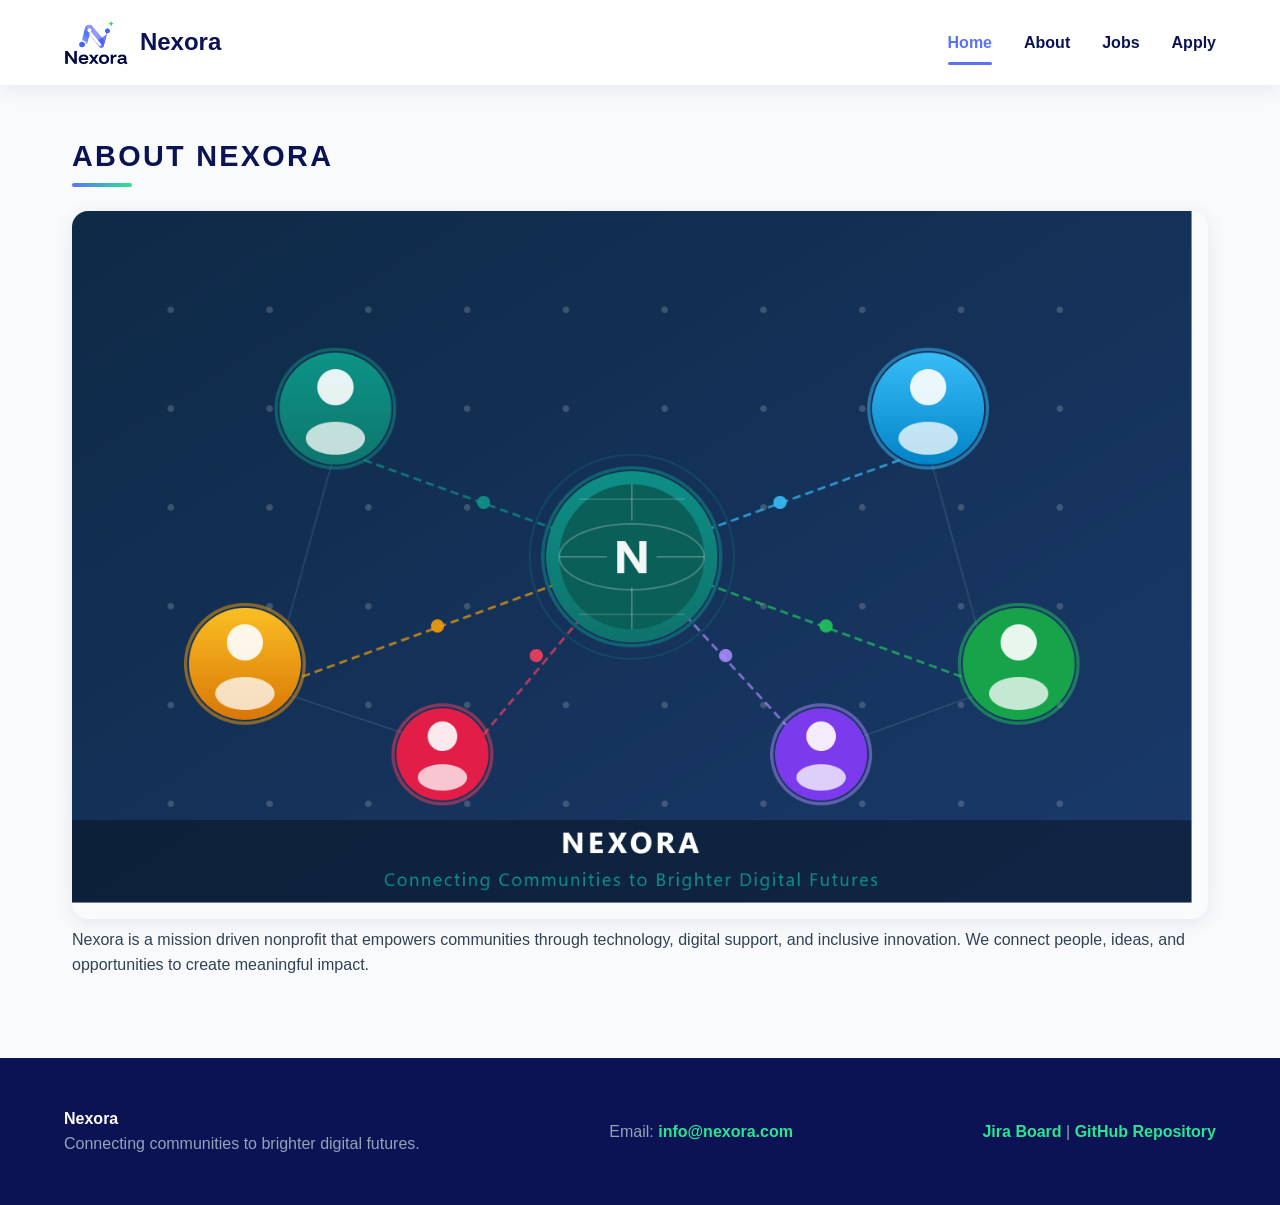
<file: index.html>
<!DOCTYPE html>
<html lang="en">
<head>
  <meta charset="utf-8">
  <meta name="viewport" content="width=device-width, initial-scale=1">
  <title>Nexora Home</title>
  <link rel="stylesheet" href="styles/styles.css">
  <style>
    /* Embedded CSS example: accent header styling for the home page */
    .hero-heading {
      letter-spacing: 0.08em;
      text-transform: uppercase;
      color: #0b1354;
    }
  </style>
  <!-- GitHub Pages: https://dhuwaalghanim.github.io/G02 -->
</head>
<body class="home">
  <header class="site-header">
    <a href="index.html" class="brand-link">
      <img src="styles/images/nexora-full-logo.png" alt="Nexora Logo" class="brand-logo">
      <span>Nexora</span>
    </a>
    <nav class="main-nav" aria-label="Main Navigation">
      <a href="index.html" class="active">Home</a>
      <a href="about.html">About</a>
      <a href="jobs.html">Jobs</a>
      <a href="apply.html">Apply</a>
    </nav>
  </header>

  <main id="main">
    <h2 class="hero-heading">About Nexora</h2>
    <img src="styles/images/nexora_company_image.png" alt="Company Image" class="hero-image" style="max-width:100%;border-radius:16px;">
    <p>Nexora is a mission driven nonprofit that empowers communities through technology, digital support, and inclusive innovation. We connect people, ideas, and opportunities to create meaningful impact.</p>
  </main>

  <footer class="site-footer">
    <div>
      <strong>Nexora</strong>
      <p>Connecting communities to brighter digital futures.</p>
    </div>
    <p>Email: <a href="mailto:info@nexora.com">info@nexora.com</a></p>
    <p>
      <a href="https://jira.com" target="_blank">Jira Board</a> |
      <a href="https://github.com/dhuwaalghanim/G02.git" target="_blank">GitHub Repository</a>
    </p>
  </footer>

</body>
</html>
</file>
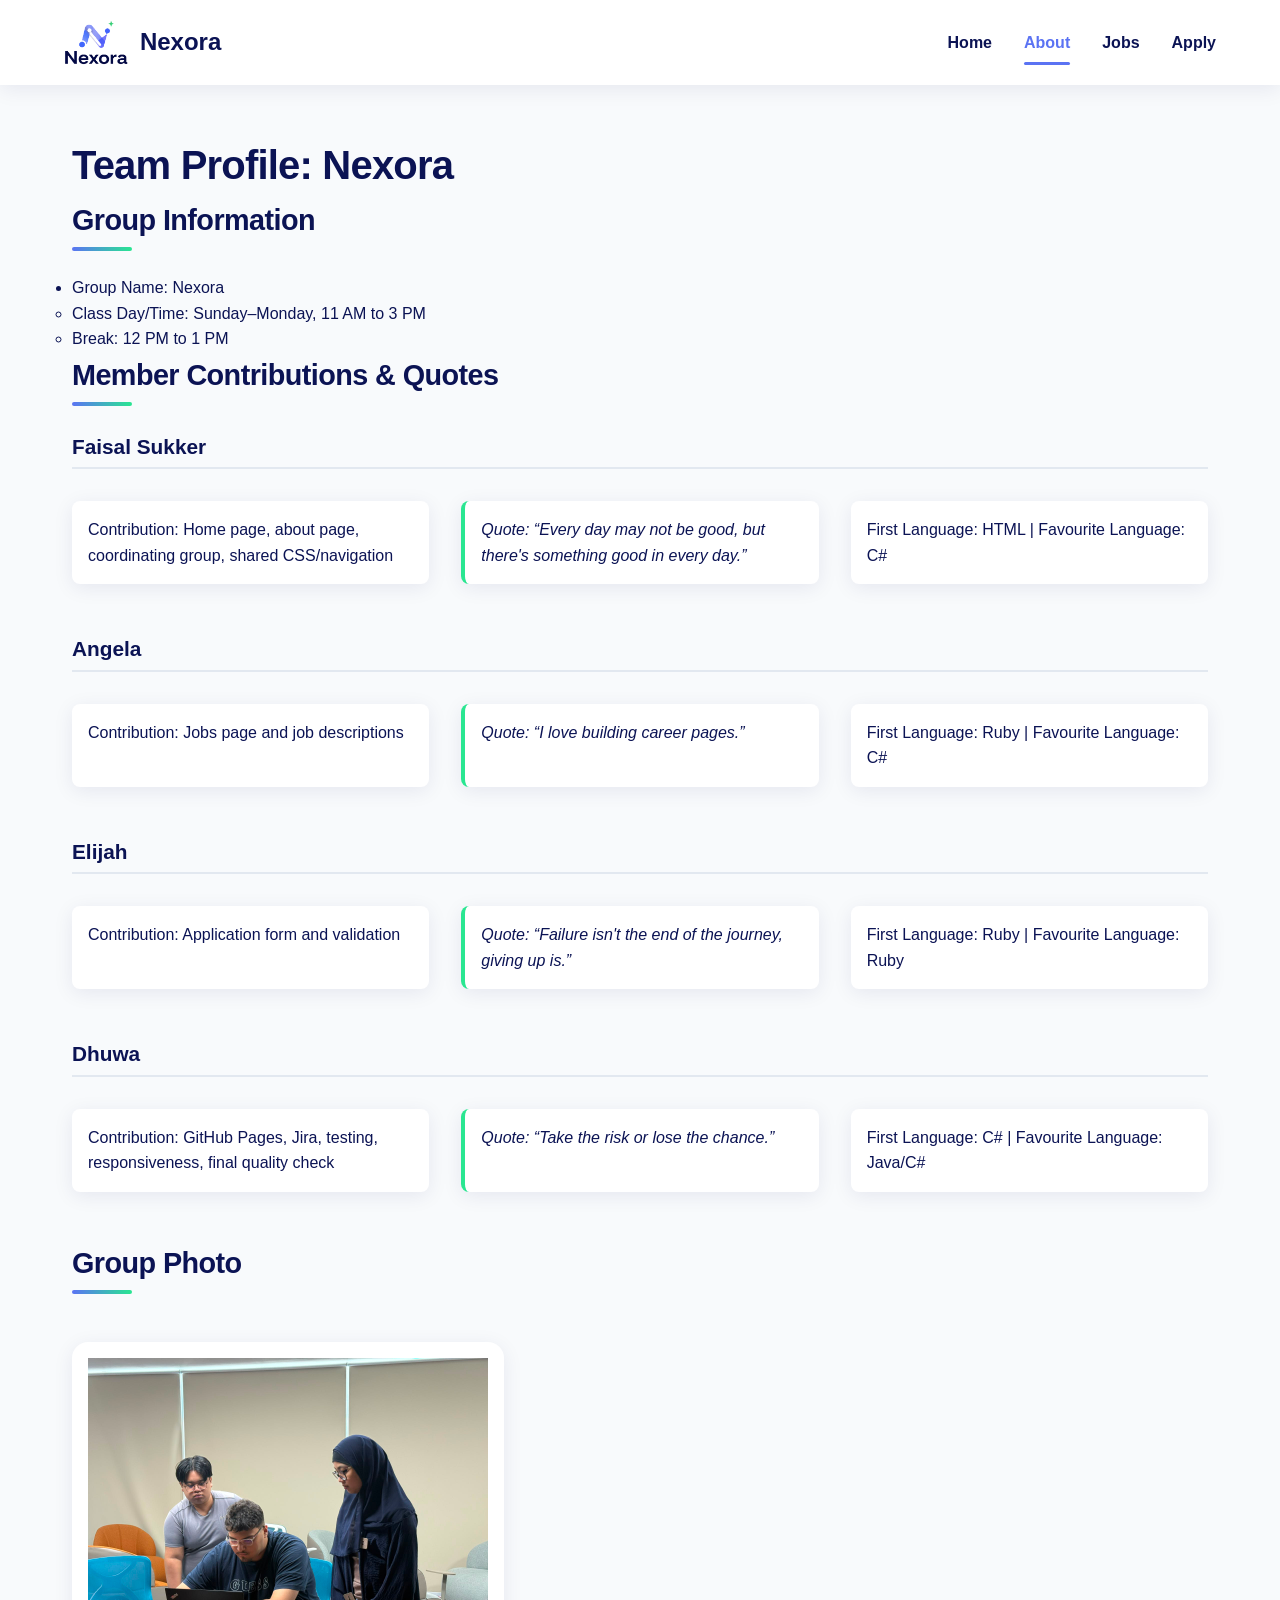
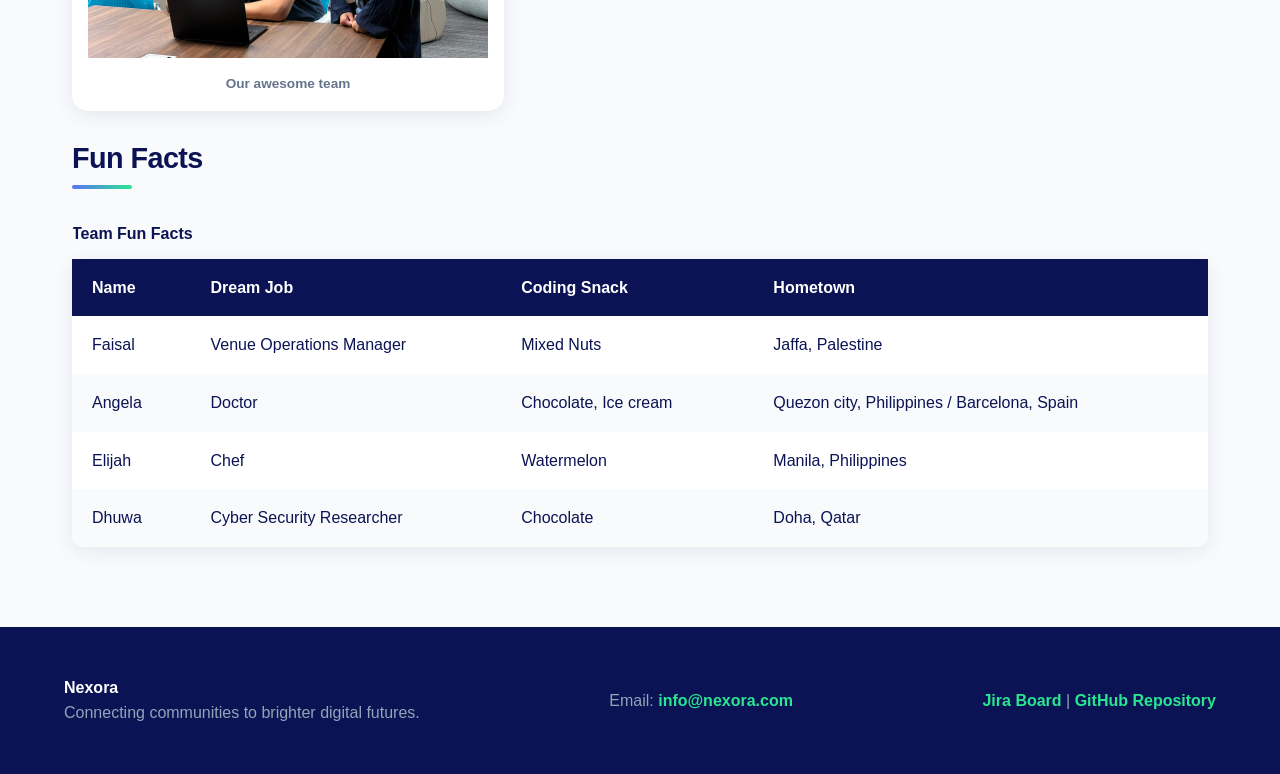
<file: about.html>
<!DOCTYPE html>
<html lang="en">
<head>
  <meta charset="UTF-8">
  <meta name="viewport" content="width=device-width, initial-scale=1">
  <title>About - Nexora</title>
  <link rel="stylesheet" href="styles/styles.css">
  <!-- GitHub Pages: https://dhuwaalghanim.github.io/G02 -->
</head>
<body class="about-page">

  <header class="site-header">
    <a href="index.html" class="brand-link">
      <img src="styles/images/nexora-full-logo.png" alt="Nexora Logo" class="brand-logo">
      <span>Nexora</span>
    </a>
    <nav class="main-nav" aria-label="Main Navigation">
      <a href="index.html">Home</a>
      <a href="about.html" class="active">About</a>
      <a href="jobs.html">Jobs</a>
      <a href="apply.html">Apply</a>
    </nav>
  </header>

  <main>
    <h1>Team Profile: Nexora</h1>

    <h2>Group Information</h2>
    <ul>
      <li>Group Name: Nexora
        <ul>
          <li>Class Day/Time: Sunday–Monday, 11 AM to 3 PM</li>
          <li>Break: 12 PM to 1 PM</li>
        </ul>
      </li>
    </ul>

    <h2>Member Contributions &amp; Quotes</h2>
    <dl class="contributions-list">
      <dt>Faisal Sukker</dt>
      <dd>Contribution: Home page, about page, coordinating group, shared CSS/navigation</dd>
      <dd>Quote: <q>Every day may not be good, but there's something good in every day.</q></dd>
      <dd>First Language: HTML | Favourite Language: C#</dd>

      <dt>Angela</dt>
      <dd>Contribution: Jobs page and job descriptions</dd>
      <dd>Quote: <q>I love building career pages.</q></dd>
      <dd>First Language: Ruby | Favourite Language: C#</dd>

      <dt>Elijah</dt>
      <dd>Contribution: Application form and validation</dd>
      <dd>Quote: <q>Failure isn't the end of the journey, giving up is.</q></dd>
      <dd>First Language: Ruby | Favourite Language: Ruby</dd>

      <dt>Dhuwa</dt>
      <dd>Contribution: GitHub Pages, Jira, testing, responsiveness, final quality check</dd>
      <dd>Quote: <q>Take the risk or lose the chance.</q></dd>
      <dd>First Language: C# | Favourite Language: Java/C#</dd>
    </dl>

    <h2>Group Photo</h2>
    <figure>
      <img src="styles/images/WhatsApp Image 2026-06-28 at 6.33.07 PM.jpeg" alt="Nexora Team Photo" width="400">
      <figcaption>Our awesome team </figcaption>
    </figure>

    <h2>Fun Facts</h2>
    <table>
      <caption>Team Fun Facts</caption>
      <thead>
        <tr>
          <th>Name</th>
          <th>Dream Job</th>
          <th>Coding Snack</th>
          <th>Hometown</th>
        </tr>
      </thead>
      <tbody>
        <tr>
          <td>Faisal</td>
          <td>Venue Operations Manager</td>
          <td>Mixed Nuts</td>
          <td>Jaffa, Palestine</td>
        </tr>
        <tr>
          <td>Angela</td>
          <td>Doctor</td>
          <td>Chocolate, Ice cream</td>
          <td>Quezon city, Philippines / Barcelona, Spain</td>
        </tr>
        <tr>
          <td>Elijah</td>
          <td>Chef</td>
          <td>Watermelon</td>
          <td>Manila, Philippines</td>
        </tr>
        <tr>
          <td>Dhuwa</td>
          <td>Cyber Security Researcher</td>
          <td>Chocolate</td>
          <td>Doha, Qatar</td>
        </tr>
      </tbody>
    </table>
  </main>

  <footer class="site-footer">
    <div>
      <strong>Nexora</strong>
      <p>Connecting communities to brighter digital futures.</p>
    </div>
    <p>Email: <a href="mailto:info@nexora.com">info@nexora.com</a></p>
    <p>
      <a href="https://jira.com" target="_blank">Jira Board</a> |
      <a href="https://github.com/dhuwaalghanim/G02.git" target="_blank">GitHub Repository</a>
    </p>
  </footer>

</body>
</html>
</file>
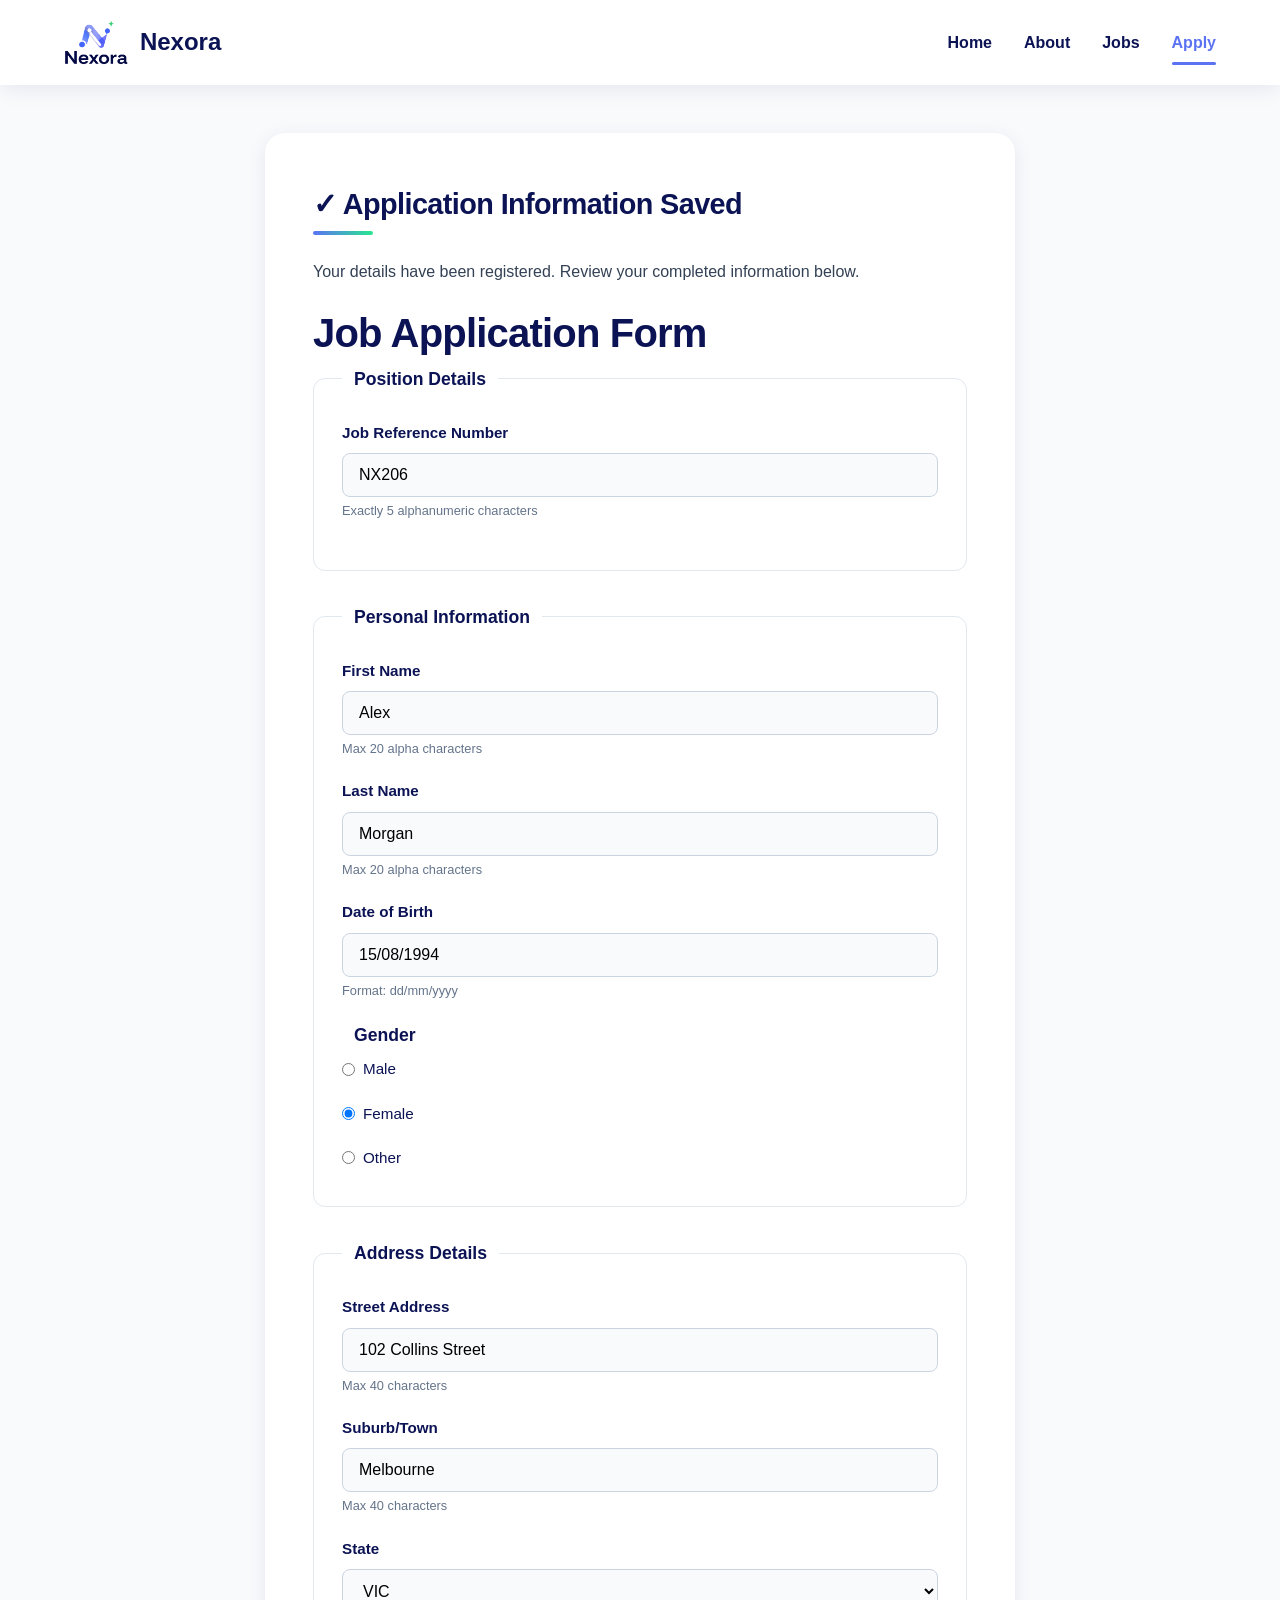
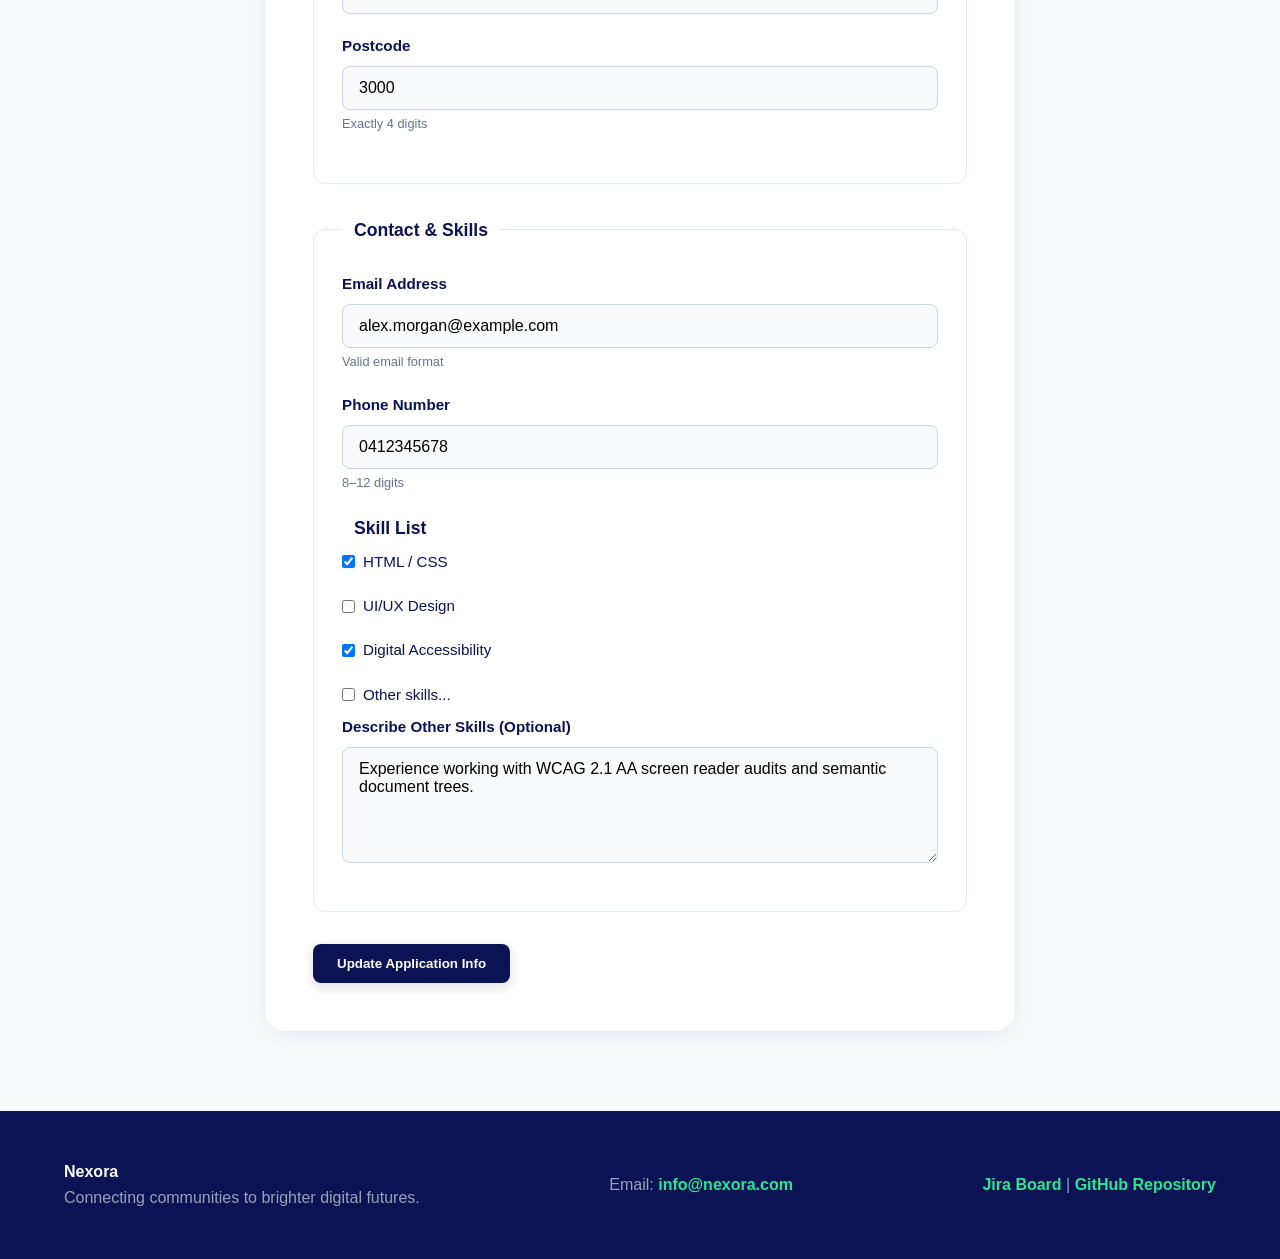
<file: apply.html>
<!DOCTYPE html>
<html lang="en">
<head>
    <meta charset="UTF-8">
    <meta name="viewport" content="width=device-width, initial-scale=1.0">
    <title>Nexora - Job Application Form (Submitted State)</title>
    <link rel="stylesheet" href="styles/styles.css">
</head>
<body class="apply-page">

  <header class="site-header">
    <a href="index.html" class="brand-link">
      <img src="styles/images/nexora-full-logo.png" alt="Nexora Logo" class="brand-logo">
      <span>Nexora</span>
    </a>
    <nav class="main-nav" aria-label="Main Navigation">
      <a href="index.html">Home</a>
      <a href="about.html">About</a>
      <a href="jobs.html">Jobs</a>
      <a href="apply.html" class="active">Apply</a>
    </nav>
  </header>

    <main class="form-container">
        <div class="success-banner" role="alert">
            <h2>✓ Application Information Saved</h2>
            <p>Your details have been registered. Review your completed information below.</p>
        </div>

        <h1>Job Application Form</h1>

        <form action="https://mercury.swin.edu.au/it000000/formtest.php" method="POST" class="application-form">
            
            <fieldset>
                <legend>Position Details</legend>
                
                <div class="form-group">
                    <label for="job-ref">Job Reference Number</label>
                    <input 
                        type="text" 
                        id="job-ref" 
                        name="job_ref" 
                        required 
                        pattern="^[a-zA-Z0-9]{5}$" 
                        title="Exactly 5 alphanumeric characters"
                        value="NX206"> <span class="hint">Exactly 5 alphanumeric characters</span>
                </div>
            </fieldset>

            <fieldset>
                <legend>Personal Information</legend>

                <div class="form-group">
                    <label for="first-name">First Name</label>
                    <input 
                        type="text" 
                        id="first-name" 
                        name="first_name" 
                        required 
                        maxlength="20" 
                        pattern="^[a-zA-Z\s]{1,20}$"
                        title="Max 20 alpha characters"
                        value="Alex"> <span class="hint">Max 20 alpha characters</span>
                </div>

                <div class="form-group">
                    <label for="last-name">Last Name</label>
                    <input 
                        type="text" 
                        id="last-name" 
                        name="last_name" 
                        required 
                        maxlength="20" 
                        pattern="^[a-zA-Z\s]{1,20}$"
                        title="Max 20 alpha characters"
                        value="Morgan"> <span class="hint">Max 20 alpha characters</span>
                </div>

                <div class="form-group">
                    <label for="dob">Date of Birth</label>
                    <input 
                        type="text" 
                        id="dob" 
                        name="dob" 
                        required 
                        pattern="^(0[1-9]|[12][0-9]|3[01])/(0[1-9]|1[0-2])/\d{4}$" 
                        title="Format must be dd/mm/yyyy"
                        value="15/08/1994"> <span class="hint">Format: dd/mm/yyyy</span>
                </div>

                <fieldset class="sub-fieldset">
                    <legend>Gender</legend>
                    <div class="radio-group">
                        <label><input type="radio" name="gender" value="male" required> Male</label>
                        <label><input type="radio" name="gender" value="female" required checked> Female</label> <label><input type="radio" name="gender" value="other" required> Other</label>
                    </div>
                </fieldset>
            </fieldset>

            <fieldset>
                <legend>Address Details</legend>

                <div class="form-group">
                    <label for="street">Street Address</label>
                    <input 
                        type="text" 
                        id="street" 
                        name="street" 
                        required 
                        maxlength="40"
                        value="102 Collins Street"> <span class="hint">Max 40 characters</span>
                </div>

                <div class="form-group">
                    <label for="suburb">Suburb/Town</label>
                    <input 
                        type="text" 
                        id="suburb" 
                        name="suburb" 
                        required 
                        maxlength="40"
                        value="Melbourne"> <span class="hint">Max 40 characters</span>
                </div>

                <div class="form-group">
                    <label for="state">State</label>
                    <select id="state" name="state" required>
                        <option value="">Please select...</option>
                        <option value="VIC" selected>VIC</option> <option value="NSW">NSW</option>
                        <option value="QLD">QLD</option>
                        <option value="NT">NT</option>
                        <option value="WA">WA</option>
                        <option value="SA">SA</option>
                        <option value="TAS">TAS</option>
                        <option value="ACT">ACT</option>
                    </select>
                </div>

                <div class="form-group">
                    <label for="postcode">Postcode</label>
                    <input 
                        type="text" 
                        id="postcode" 
                        name="postcode" 
                        required 
                        pattern="^\d{4}$" 
                        title="Exactly 4 digits"
                        value="3000"> <span class="hint">Exactly 4 digits</span>
                </div>
            </fieldset>

            <fieldset>
                <legend>Contact & Skills</legend>

                <div class="form-group">
                    <label for="email">Email Address</label>
                    <input 
                        type="email" 
                        id="email" 
                        name="email" 
                        required
                        value="alex.morgan@example.com"> <span class="hint">Valid email format</span>
                </div>

                <div class="form-group">
                    <label for="phone">Phone Number</label>
                    <input 
                        type="text" 
                        id="phone" 
                        name="phone" 
                        required 
                        pattern="^\d{8,12}$" 
                        title="Between 8 to 12 numerical digits"
                        value="0412345678"> <span class="hint">8–12 digits</span>
                </div>

                <fieldset class="sub-fieldset">
                    <legend>Skill List</legend>
                    <div class="checkbox-group">
                        <label><input type="checkbox" name="skills[]" value="html" checked> HTML / CSS</label> <label><input type="checkbox" name="skills[]" value="ui_ux"> UI/UX Design</label>
                        <label><input type="checkbox" name="skills[]" value="accessibility" checked> Digital Accessibility</label> <label><input type="checkbox" name="skills[]" value="other_skills"> Other skills...</label>
                    </div>
                </fieldset>

                <div class="form-group">
                    <label for="other-skills-text">Describe Other Skills (Optional)</label>
                    <textarea 
                        id="other-skills-text" 
                        name="other_skills_text" 
                        rows="5">Experience working with WCAG 2.1 AA screen reader audits and semantic document trees.</textarea> </div>
            </fieldset>

            <button type="submit" class="btn-submit">Update Application Info</button>
        </form>
    </main>

    <footer class="site-footer">
      <div>
        <strong>Nexora</strong>
        <p>Connecting communities to brighter digital futures.</p>
      </div>
      <p>Email: <a href="mailto:info@nexora.com">info@nexora.com</a></p>
      <p>
        <a href="https://jira.com" target="_blank">Jira Board</a> |
        <a href="https://github.com/dhuwaalghanim/G02.git" target="_blank">GitHub Repository</a>
      </p>
    </footer>

</body>
</html>
</file>
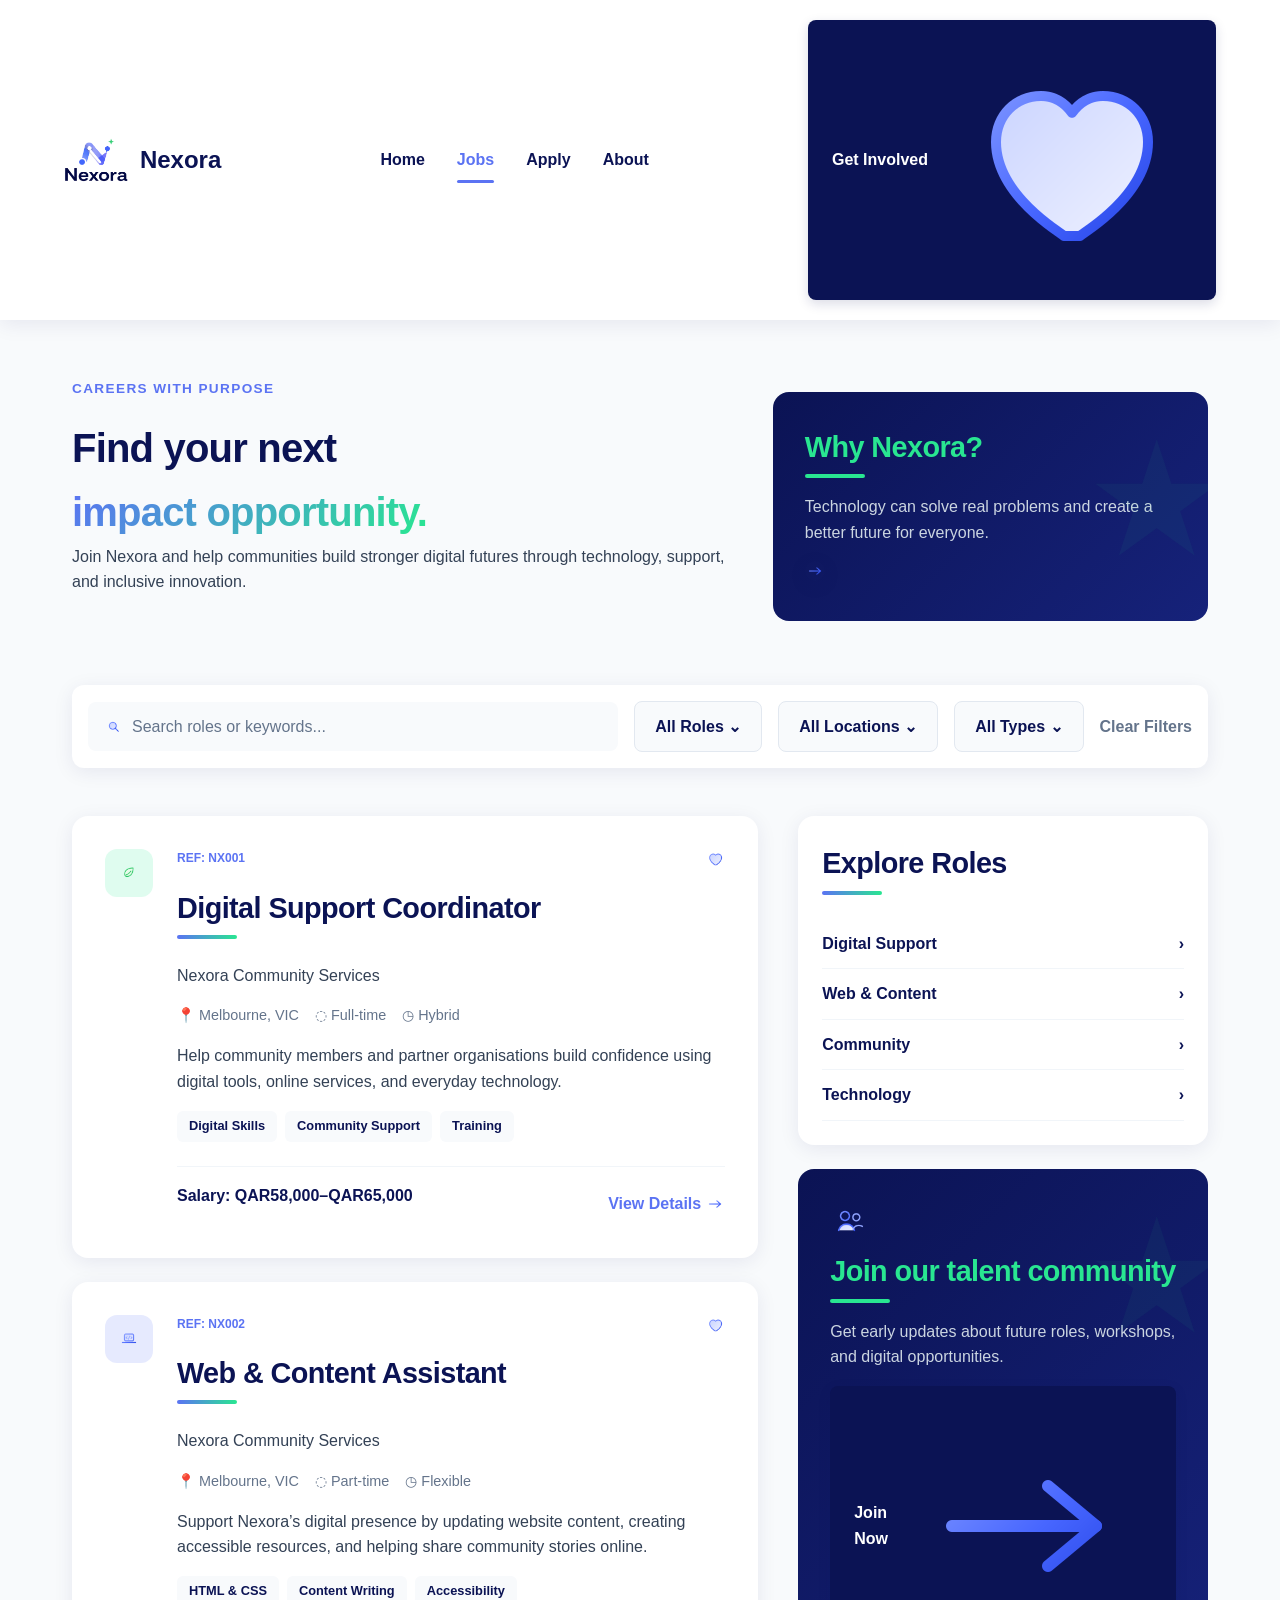
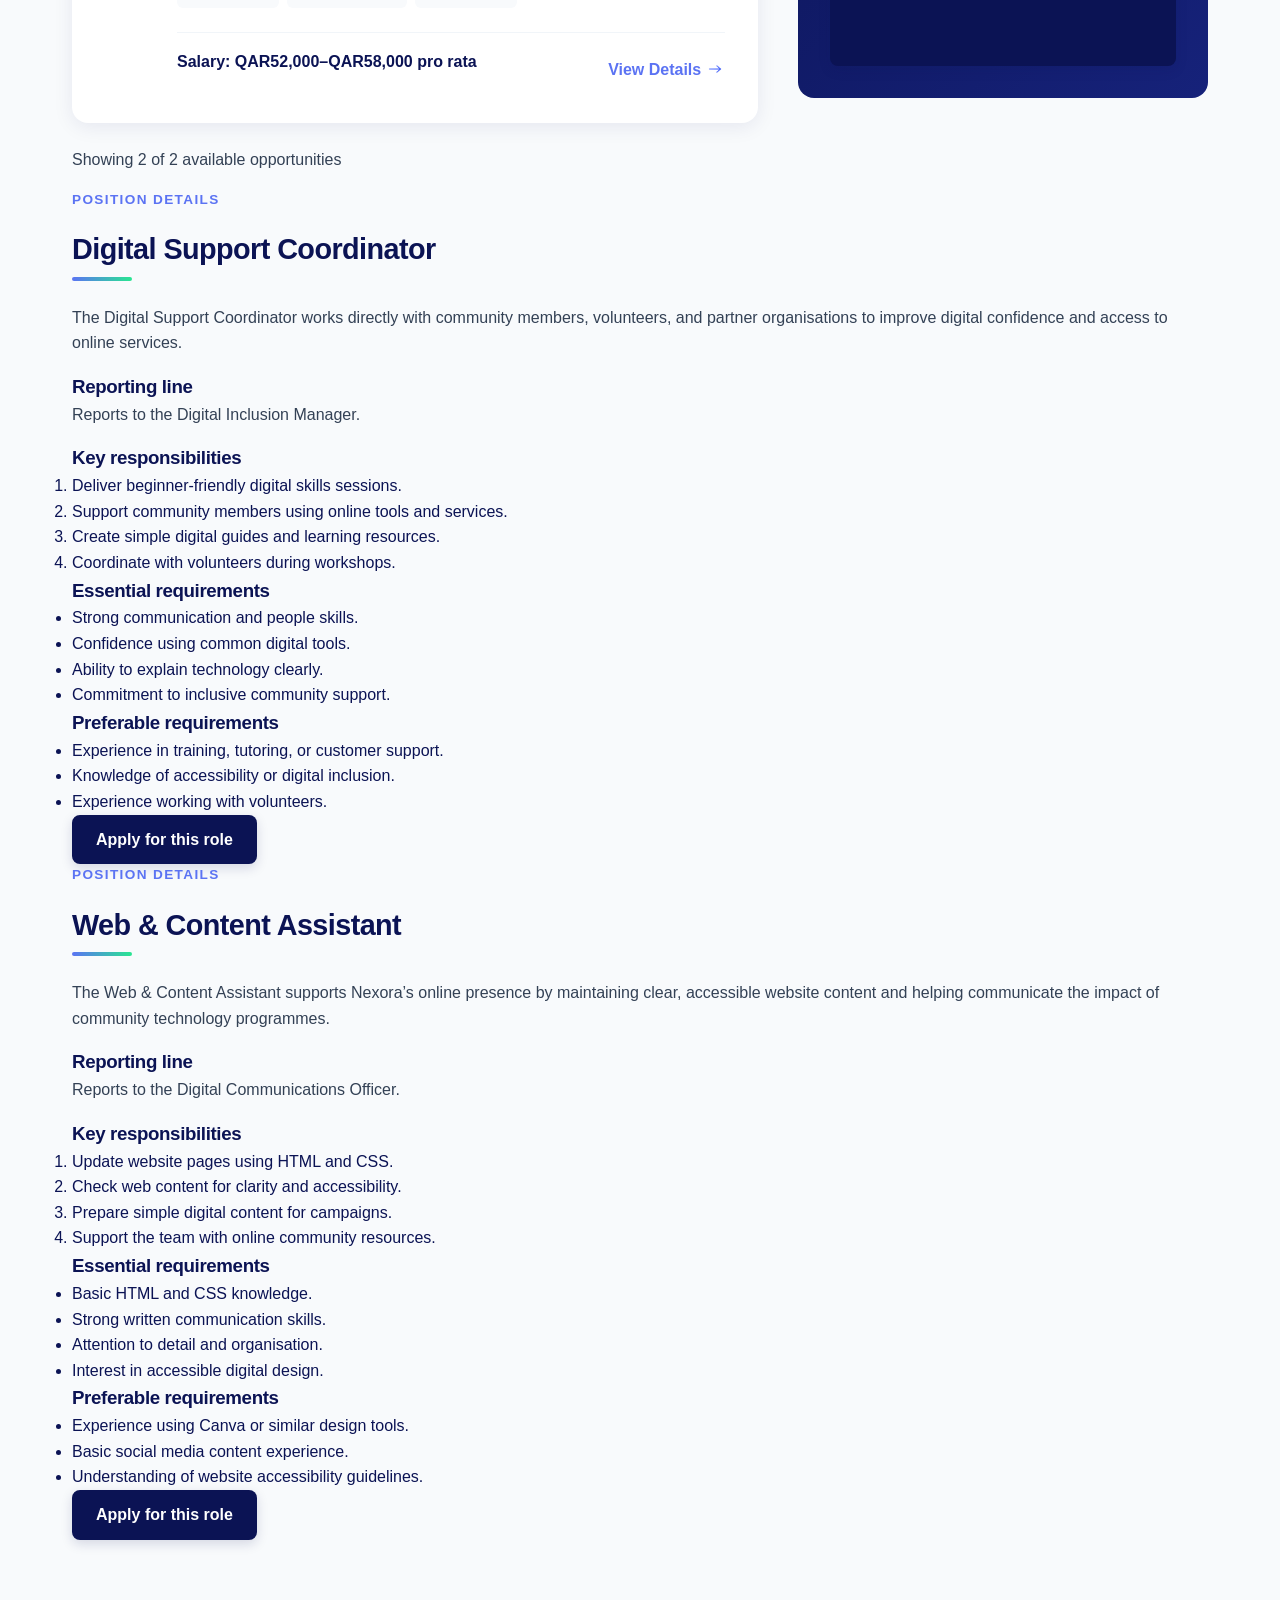
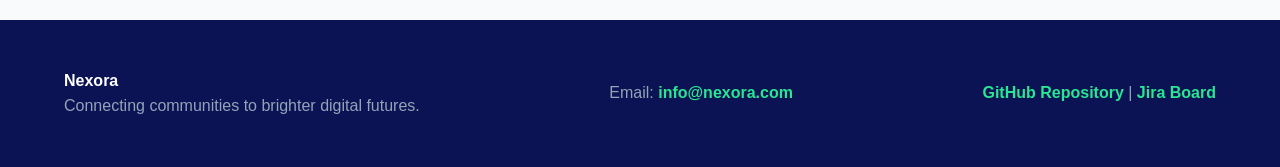
<file: jobs.html>
<!DOCTYPE html>
<html lang="en">
<head>
    <meta charset="UTF-8">
    <meta name="description" content="Explore current career opportunities at Nexora.">
    <meta name="keywords" content="Nexora, jobs, careers, digital inclusion, technology">
    <meta name="author" content="Nexora Team">
    <meta name="viewport" content="width=device-width, initial-scale=1.0">

    <title>Nexora | Careers</title>

    <link rel="stylesheet" href="styles/styles.css">
</head>

<body class="jobs-page">

    <header class="site-header">
        <a href="index.html" class="brand-link">
            <img src="styles/images/nexora-full-logo.png"
                 alt="Nexora logo"
                 class="brand-logo">
            <span>Nexora</span>
        </a>

        <nav class="main-nav" aria-label="Main navigation">
            <a href="index.html">Home</a>
            <a href="jobs.html" class="active">Jobs</a>
            <a href="apply.html">Apply</a>
            <a href="about.html">About</a>
        </nav>

        <a href="apply.html" class="nav-button">
            Get Involved
            <img src="styles/images/heart.png" alt="">
        </a>
    </header>

    <main>

        <section class="jobs-hero">
            <div class="jobs-hero-text">
                <p class="eyebrow">CAREERS WITH PURPOSE</p>

                <h1>
                    Find your next<br>
                    <span>impact opportunity.</span>
                </h1>

                <p class="hero-description">
                    Join Nexora and help communities build stronger digital futures through technology, support, and inclusive innovation.
                </p>
            </div>

            <div class="jobs-hero-visual">
                <aside class="why-card">
                    <h2>Why Nexora?</h2>

                    <p>
                        Technology can solve real problems and create a better future for everyone.
                    </p>

                    <a href="#job-list" class="circle-arrow" aria-label="View available roles">
                        <img src="styles/images/arrow-right.png" alt="">
                    </a>
                </aside>
            </div>
        </section>

        <section class="job-filter-section" aria-label="Role filters">
            <div class="fake-search">
                <img src="styles/images/search.png" alt="">
                <span>Search roles or keywords...</span>
            </div>

            <div class="filter-box">All Roles <span>⌄</span></div>
            <div class="filter-box">All Locations <span>⌄</span></div>
            <div class="filter-box">All Types <span>⌄</span></div>

            <a href="#job-list" class="clear-filter">Clear Filters</a>
        </section>

        <section class="jobs-content" id="job-list">

            <div class="job-list-area">

                <article class="job-card">
                    <div class="job-icon green-icon">
                        <img src="styles/images/leaf.png" alt="">
                    </div>

                    <div class="job-main-info">
                        <div class="job-heading-row">
                            <div>
                                <p class="job-reference">REF: NX001</p>
                                <h2>Digital Support Coordinator</h2>
                            </div>

                            <a href="apply.html" class="heart-button" aria-label="Apply for Digital Support Coordinator">
                                <img src="styles/images/heart.png" alt="">
                            </a>
                        </div>

                        <p class="organisation-name">Nexora Community Services</p>

                        <div class="job-meta">
                            <span>📍 Melbourne, VIC</span>
                            <span>◌ Full-time</span>
                            <span>◷ Hybrid</span>
                        </div>

                        <p class="job-summary">
                            Help community members and partner organisations build confidence using digital tools, online services, and everyday technology.
                        </p>

                        <div class="skill-tags">
                            <span>Digital Skills</span>
                            <span>Community Support</span>
                            <span>Training</span>
                        </div>

                        <div class="job-card-bottom">
                            <p class="salary">Salary: QAR58,000–QAR65,000</p>

                            <a href="#digital-support-details" class="view-details">
                                View Details
                                <img src="styles/images/arrow-right.png" alt="">
                            </a>
                        </div>
                    </div>
                </article>

                <article class="job-card">
                    <div class="job-icon blue-icon">
                        <img src="styles/images/laptop.png" alt="">
                    </div>

                    <div class="job-main-info">
                        <div class="job-heading-row">
                            <div>
                                <p class="job-reference">REF: NX002</p>
                                <h2>Web & Content Assistant</h2>
                            </div>

                            <a href="apply.html" class="heart-button" aria-label="Apply for Web and Content Assistant">
                                <img src="styles/images/heart.png" alt="">
                            </a>
                        </div>

                        <p class="organisation-name">Nexora Community Services</p>

                        <div class="job-meta">
                            <span>📍 Melbourne, VIC</span>
                            <span>◌ Part-time</span>
                            <span>◷ Flexible</span>
                        </div>

                        <p class="job-summary">
                            Support Nexora’s digital presence by updating website content, creating accessible resources, and helping share community stories online.
                        </p>

                        <div class="skill-tags">
                            <span>HTML & CSS</span>
                            <span>Content Writing</span>
                            <span>Accessibility</span>
                        </div>

                        <div class="job-card-bottom">
                            <p class="salary">Salary: QAR52,000–QAR58,000 pro rata</p>

                            <a href="#web-content-details" class="view-details">
                                View Details
                                <img src="styles/images/arrow-right.png" alt="">
                            </a>
                        </div>
                    </div>
                </article>

                <p class="job-count">Showing 2 of 2 available opportunities</p>
            </div>

            <aside class="jobs-sidebar">
                <section class="sidebar-box">
                    <h2>Explore Roles</h2>

                    <a href="#digital-support-details">Digital Support <span>›</span></a>
                    <a href="#web-content-details">Web & Content <span>›</span></a>
                    <a href="#digital-support-details">Community <span>›</span></a>
                    <a href="#web-content-details">Technology <span>›</span></a>
                </section>

                <section class="talent-box">
                    <img src="styles/images/users.png"
                         alt=""
                         class="talent-icon">

                    <h2>Join our talent community</h2>

                    <p>
                        Get early updates about future roles, workshops, and digital opportunities.
                    </p>

                    <a href="apply.html" class="talent-button">
                        Join Now
                        <img src="styles/images/arrow-right.png" alt="">
                    </a>
                </section>
            </aside>
        </section>

        <section class="position-details">

            <article class="detail-card" id="digital-support-details">
                <p class="eyebrow">POSITION DETAILS</p>

                <h2>Digital Support Coordinator</h2>

                <p>
                    The Digital Support Coordinator works directly with community members, volunteers, and partner organisations to improve digital confidence and access to online services.
                </p>

                <div class="detail-grid">
                    <section>
                        <h3>Reporting line</h3>
                        <p>Reports to the Digital Inclusion Manager.</p>
                    </section>

                    <section>
                        <h3>Key responsibilities</h3>
                        <ol>
                            <li>Deliver beginner-friendly digital skills sessions.</li>
                            <li>Support community members using online tools and services.</li>
                            <li>Create simple digital guides and learning resources.</li>
                            <li>Coordinate with volunteers during workshops.</li>
                        </ol>
                    </section>

                    <section>
                        <h3>Essential requirements</h3>
                        <ul>
                            <li>Strong communication and people skills.</li>
                            <li>Confidence using common digital tools.</li>
                            <li>Ability to explain technology clearly.</li>
                            <li>Commitment to inclusive community support.</li>
                        </ul>
                    </section>

                    <section>
                        <h3>Preferable requirements</h3>
                        <ul>
                            <li>Experience in training, tutoring, or customer support.</li>
                            <li>Knowledge of accessibility or digital inclusion.</li>
                            <li>Experience working with volunteers.</li>
                        </ul>
                    </section>
                </div>

                <a href="apply.html" class="primary-button">Apply for this role</a>
            </article>

            <article class="detail-card" id="web-content-details">
                <p class="eyebrow">POSITION DETAILS</p>

                <h2>Web & Content Assistant</h2>

                <p>
                    The Web & Content Assistant supports Nexora’s online presence by maintaining clear, accessible website content and helping communicate the impact of community technology programmes.
                </p>

                <div class="detail-grid">
                    <section>
                        <h3>Reporting line</h3>
                        <p>Reports to the Digital Communications Officer.</p>
                    </section>

                    <section>
                        <h3>Key responsibilities</h3>
                        <ol>
                            <li>Update website pages using HTML and CSS.</li>
                            <li>Check web content for clarity and accessibility.</li>
                            <li>Prepare simple digital content for campaigns.</li>
                            <li>Support the team with online community resources.</li>
                        </ol>
                    </section>

                    <section>
                        <h3>Essential requirements</h3>
                        <ul>
                            <li>Basic HTML and CSS knowledge.</li>
                            <li>Strong written communication skills.</li>
                            <li>Attention to detail and organisation.</li>
                            <li>Interest in accessible digital design.</li>
                        </ul>
                    </section>

                    <section>
                        <h3>Preferable requirements</h3>
                        <ul>
                            <li>Experience using Canva or similar design tools.</li>
                            <li>Basic social media content experience.</li>
                            <li>Understanding of website accessibility guidelines.</li>
                        </ul>
                    </section>
                </div>

                <a href="apply.html" class="primary-button">Apply for this role</a>
            </article>
        </section>
    </main>

    <footer class="site-footer">
        <div>
            <strong>Nexora</strong>
            <p>Connecting communities to brighter digital futures.</p>
        </div>

        <p>
            Email:
            <a href="mailto:info@nexora.com">info@nexora.com</a>
        </p>

        <p>
            <a href="#">GitHub Repository</a> |
            <a href="#">Jira Board</a>
        </p>
    </footer>

</body>
</html>
</file>
<file: styles/styles.css>
/* ==========================================================================
   NEXORA CORE STYLESHEET
   Palette: Deep Navy (#0B1354), Cobalt Blue (#5B73F3), Digital Mint (#29E691)
   ========================================================================== */

/* 1. Global Reset & Setup */
* {
    margin: 0;
    padding: 0;
    box-sizing: border-box;
}

:root {
    --primary-dark: #0B1354;
    --primary-blue: #5B73F3;
    --accent-mint: #29E691;
    --bg-light: #F8FAFC;
    --text-muted: #64748B;
    --white: #FFFFFF;
    --font-main: 'Segoe UI', -apple-system, BlinkMacSystemFont, Roboto, sans-serif;
    --transition: all 0.3s ease;
    --shadow: 0 4px 20px rgba(11, 19, 84, 0.08);
}

body {
    font-family: var(--font-main);
    background-color: var(--bg-light);
    color: var(--primary-dark);
    line-height: 1.6;
}

/* 2. Typography & Headers */
h1, h2, h3 {
    font-weight: 700;
    letter-spacing: -0.02em;
}

h1 {
    font-size: 2.5rem;
    color: var(--primary-dark);
}

h2 {
    font-size: 1.8rem;
    margin-bottom: 1.5rem;
    position: relative;
    padding-bottom: 0.5rem;
}

/* Fancy bottom border matching the logo star element */
h2::after {
    content: '';
    position: absolute;
    bottom: 0;
    left: 0;
    width: 60px;
    height: 4px;
    background: linear-gradient(90deg, var(--primary-blue), var(--accent-mint));
    border-radius: 2px;
}

p {
    margin-bottom: 1rem;
    color: #334155;
}

hr {
    border: 0;
    height: 1px;
    background: linear-gradient(90deg, transparent, rgba(91, 115, 243, 0.2), transparent);
    margin: 2.5rem 0;
}

/* 3. Navigation Header */
.site-header {
    background-color: var(--white);
    padding: 1.25rem 5%;
    display: flex;
    justify-content: space-between;
    align-items: center;
    box-shadow: var(--shadow);
    position: sticky;
    top: 0;
    z-index: 100;
}

.brand-link {
    display: flex;
    align-items: center;
    text-decoration: none;
    gap: 0.75rem;
}

.brand-link span {
    font-size: 1.5rem;
    font-weight: 700;
    color: var(--primary-dark);
}

.logo, .brand-logo {
    max-height: 45px;
    object-fit: contain;
}

/* Navigation Menus */
nav {
    display: flex;
    background: var(--white);
    padding: 0.5rem 5%;
    gap: 1.5rem;
}

/* Support fallback nav container styling alongside premium flex layout */
.main-nav {
    display: flex;
    gap: 2rem;
    align-items: center;
    padding: 0;
}

nav a, .main-nav a {
    text-decoration: none;
    color: var(--primary-dark);
    font-weight: 600;
    font-size: 1rem;
    padding: 0.5rem 0;
    position: relative;
    transition: var(--transition);
}

nav a:hover, .main-nav a:hover {
    color: var(--primary-blue);
}

/* Active Indicator Animation */
nav a.active::after, .main-nav a.active::after {
    content: '';
    position: absolute;
    bottom: -2px;
    left: 0;
    width: 100%;
    height: 3px;
    background-color: var(--primary-blue);
    border-radius: 2px;
}

nav a.active, .main-nav a.active {
    color: var(--primary-blue);
}

/* Premium Button Links */
.nav-button, .primary-button, .btn-submit, .talent-button {
    display: inline-flex;
    align-items: center;
    gap: 0.5rem;
    background-color: var(--primary-dark);
    color: var(--white) !important;
    text-decoration: none;
    padding: 0.75rem 1.5rem;
    border-radius: 8px;
    font-weight: 600;
    border: none;
    cursor: pointer;
    transition: var(--transition);
    box-shadow: 0 4px 12px rgba(11, 19, 84, 0.15);
}

.nav-button:hover, .primary-button:hover, .btn-submit:hover, .talent-button:hover {
    background-color: var(--primary-blue);
    transform: translateY(-2px);
    box-shadow: 0 6px 20px rgba(91, 115, 243, 0.3);
}

/* 4. Layout Layout Components (Main & Hero) */
main {
    max-width: 1200px;
    margin: 3rem auto;
    padding: 0 2rem;
}

.jobs-hero {
    display: grid;
    grid-template-columns: 1.2fr 0.8fr;
    gap: 3rem;
    align-items: center;
    margin-bottom: 4rem;
}

.eyebrow {
    color: var(--primary-blue);
    font-weight: 700;
    letter-spacing: 0.1em;
    font-size: 0.85rem;
    text-transform: uppercase;
}

.jobs-hero h1 span {
    background: linear-gradient(135deg, var(--primary-blue), var(--accent-mint));
    -webkit-background-clip: text;
    -webkit-text-fill-color: transparent;
}

.hero-image, .jobs-hero-visual img {
    width: 100%;
    max-width: 420px;
    border-radius: 16px;
    box-shadow: var(--shadow);
    object-fit: cover;
}

.job-icon img,
.talent-icon,
.fake-search img,
.job-card-bottom img,
.circle-arrow img,
.heart-button img,
.view-details img {
    width: 20px;
    height: 20px;
    object-fit: contain;
}

.talent-icon {
    width: 40px;
    height: 40px;
}

/* Premium Aside Card styling */
.why-card, .talent-box {
    background: linear-gradient(135deg, var(--primary-dark), #16227a);
    color: var(--white);
    padding: 2rem;
    border-radius: 16px;
    margin-top: 1.5rem;
    position: relative;
    overflow: hidden;
}

.why-card::before, .talent-box::before {
    content: '★';
    position: absolute;
    right: -20px;
    top: -20px;
    font-size: 10rem;
    color: rgba(41, 230, 145, 0.05);
}

.why-card h2, .talent-box h2 {
    color: var(--accent-mint);
    margin-bottom: 1rem;
}
.why-card h2::after, .talent-box h2::after { background: var(--accent-mint); }

.why-card p, .talent-box p { color: #cbd5e1; }

/* 5. Components: Cards & Filters */
.job-filter-section {
    display: flex;
    gap: 1rem;
    background: var(--white);
    padding: 1rem;
    border-radius: 12px;
    box-shadow: var(--shadow);
    margin-bottom: 3rem;
    align-items: center;
    flex-wrap: wrap;
}

.fake-search {
    display: flex;
    align-items: center;
    gap: 0.5rem;
    background: var(--bg-light);
    padding: 0.75rem 1rem;
    border-radius: 8px;
    flex: 1;
    min-width: 200px;
    color: var(--text-muted);
}

.filter-box {
    background: var(--bg-light);
    padding: 0.75rem 1.25rem;
    border-radius: 8px;
    font-weight: 600;
    cursor: pointer;
    border: 1px solid #e2e8f0;
}

.clear-filter {
    color: var(--text-muted);
    text-decoration: none;
    font-weight: 600;
}
.clear-filter:hover { color: var(--primary-blue); }

/* Grid systems */
.jobs-content {
    display: grid;
    grid-template-columns: 2fr 1fr;
    gap: 2.5rem;
}

/* Individual Interactive Job Cards */
.job-card {
    background: var(--white);
    border-radius: 16px;
    padding: 2rem;
    margin-bottom: 1.5rem;
    box-shadow: var(--shadow);
    display: flex;
    gap: 1.5rem;
    border: 1px solid transparent;
    transition: var(--transition);
}

.job-card:hover {
    border-color: rgba(91, 115, 243, 0.3);
    transform: translateY(-4px);
}

.job-icon {
    width: 48px;
    height: 48px;
    border-radius: 12px;
    display: flex;
    align-items: center;
    justify-content: center;
    flex-shrink: 0;
}
.green-icon { background-color: rgba(41, 230, 145, 0.15); }
.blue-icon { background-color: rgba(91, 115, 243, 0.15); }

.job-main-info { flex: 1; }

.job-heading-row {
    display: flex;
    justify-content: space-between;
    align-items: flex-start;
}

.job-reference {
    font-size: 0.75rem;
    font-weight: 700;
    color: var(--primary-blue);
}

.job-meta {
    display: flex;
    gap: 1rem;
    color: var(--text-muted);
    font-size: 0.9rem;
    margin: 0.5rem 0 1rem;
}

.skill-tags {
    display: flex;
    gap: 0.5rem;
    margin: 1rem 0 1.5rem;
    flex-wrap: wrap;
}

.skill-tags span {
    background: var(--bg-light);
    padding: 0.35rem 0.75rem;
    border-radius: 6px;
    font-size: 0.8rem;
    font-weight: 600;
    color: var(--primary-dark);
}

.job-card-bottom {
    display: flex;
    justify-content: space-between;
    align-items: center;
    border-top: 1px solid #f1f5f9;
    padding-top: 1rem;
}

.salary {
    font-weight: 700;
    color: var(--primary-dark);
}

.view-details {
    color: var(--primary-blue);
    text-decoration: none;
    font-weight: 600;
    display: inline-flex;
    align-items: center;
    gap: 0.25rem;
}

/* Sidebar lists links */
.sidebar-box {
    background: var(--white);
    padding: 1.5rem;
    border-radius: 16px;
    box-shadow: var(--shadow);
    margin-bottom: 1.5rem;
}

.sidebar-box a {
    display: flex;
    justify-content: space-between;
    padding: 0.75rem 0;
    color: var(--primary-dark);
    text-decoration: none;
    font-weight: 600;
    border-bottom: 1px solid #f1f5f9;
    transition: var(--transition);
}

.sidebar-box a:hover {
    color: var(--primary-blue);
    padding-left: 4px;
}

/* 6. Professional Forms & Semantic Layouts */
.form-container {
    max-width: 750px;
    background: var(--white);
    padding: 3rem;
    border-radius: 20px;
    box-shadow: var(--shadow);
}

fieldset {
    border: 1px solid #e2e8f0;
    border-radius: 12px;
    padding: 1.75rem;
    margin-bottom: 2rem;
    background-color: var(--white);
}

legend {
    font-weight: 700;
    padding: 0 0.75rem;
    color: var(--primary-dark);
    font-size: 1.1rem;
}

.form-group {
    display: flex;
    flex-direction: column;
    margin-bottom: 1.25rem;
}

label {
    font-weight: 600;
    margin-bottom: 0.5rem;
    font-size: 0.95rem;
}

input[type="text"],
input[type="email"],
select,
textarea {
    width: 100%;
    padding: 0.75rem 1rem;
    border: 1px solid #cbd5e1;
    border-radius: 8px;
    font-family: var(--font-main);
    font-size: 1rem;
    background-color: var(--bg-light);
    transition: var(--transition);
}

input:focus, select:focus, textarea:focus {
    outline: none;
    border-color: var(--primary-blue);
    background-color: var(--white);
    box-shadow: 0 0 0 3px rgba(91, 115, 243, 0.15);
}

.hint {
    font-size: 0.8rem;
    color: var(--text-muted);
    margin-top: 0.25rem;
}

.radio-group, .checkbox-group {
    display: flex;
    flex-direction: column;
    gap: 0.75rem;
    margin-top: 0.5rem;
}

.radio-group label, .checkbox-group label {
    font-weight: 500;
    display: flex;
    align-items: center;
    gap: 0.5rem;
    cursor: pointer;
}

/* Sub-fieldset architecture matching team updates */
.sub-fieldset {
    border: none;
    padding: 0;
    margin: 1rem 0 0;
}

/* 7. Tables, Lists & Structured Elements */
table {
    width: 100%;
    border-collapse: collapse;
    background: var(--white);
    border-radius: 12px;
    overflow: hidden;
    box-shadow: var(--shadow);
    margin: 2rem 0;
}

caption {
    font-weight: 700;
    margin-bottom: 0.75rem;
    color: var(--primary-dark);
    text-align: left;
}

th, td {
    padding: 1rem 1.25rem;
    text-align: left;
}

th {
    background-color: var(--primary-dark);
    color: var(--white);
    font-weight: 600;
}

tr:nth-child(even) {
    background-color: var(--bg-light);
}

tr:hover {
    background-color: rgba(91, 115, 243, 0.04);
}

/* Academic Group/Member list layout profiles */
dl {
    display: grid;
    grid-template-columns: repeat(auto-fill, minmax(280px, 1fr));
    gap: 2rem;
    margin-bottom: 3rem;
}

dt {
    grid-column: 1 / -1;
    font-size: 1.3rem;
    font-weight: 700;
    color: var(--primary-dark);
    margin-top: 1rem;
    border-bottom: 2px solid #e2e8f0;
    padding-bottom: 0.25rem;
}

dt:first-of-type { margin-top: 0; }

dd {
    background: var(--white);
    padding: 1rem;
    border-radius: 8px;
    box-shadow: var(--shadow);
    margin: 0;
}

/* Differentiating semantic description lines elegantly */
dd:has(blockquote), dd:nth-of-type(3n+2) {
    font-style: italic;
    border-left: 4px solid var(--accent-mint);
}

figure {
    background: var(--white);
    padding: 1rem;
    border-radius: 16px;
    box-shadow: var(--shadow);
    display: inline-block;
    margin: 1.5rem 0;
}

figcaption {
    text-align: center;
    font-size: 0.85rem;
    color: var(--text-muted);
    margin-top: 0.5rem;
    font-weight: 600;
}

/* 8. Sticky Footer layout */
.site-footer, footer {
    background-color: var(--primary-dark);
    color: var(--white);
    padding: 3rem 5%;
    display: flex;
    justify-content: space-between;
    align-items: center;
    flex-wrap: wrap;
    gap: 2rem;
    margin-top: 5rem;
}

.site-footer p, footer p { color: #94a3b8; margin: 0; }

.site-footer a, footer a {
    color: var(--accent-mint);
    text-decoration: none;
    font-weight: 600;
    transition: var(--transition);
}

.site-footer a:hover, footer a:hover {
    color: var(--white);
    text-decoration: underline;
}

/* 9. Responsive Adjustments */
@media (max-width: 768px) {
    .jobs-hero, .jobs-content {
        grid-template-columns: 1fr;
    }
    .site-header, .site-footer, footer {
        flex-direction: column;
        text-align: center;
    }
    .main-nav {
        margin-top: 1rem;
    }
    .form-container {
        padding: 1.5rem;
    }
}

/* ==========================================================================
   10. JOB APPLICATION SPECIFIC EXTENSIONS
   ========================================================================== */

/* Job Application Container Specifics */
.job-app-container {
    max-width: 850px;
    margin: 4rem auto;
}

/* Application Progress Tracker */
.app-progress-bar {
    display: flex;
    justify-content: space-between;
    margin-bottom: 3rem;
    position: relative;
}

.app-progress-bar::before {
    content: '';
    position: absolute;
    top: 50%;
    left: 0;
    transform: translateY(-50%);
    width: 100%;
    height: 4px;
    background-color: #e2e8f0;
    z-index: 1;
}

.progress-step {
    width: 40px;
    height: 40px;
    border-radius: 50%;
    background-color: #e2e8f0;
    color: var(--text-muted);
    display: flex;
    align-items: center;
    justify-content: center;
    font-weight: 700;
    position: relative;
    z-index: 2;
    transition: var(--transition);
}

.progress-step.active {
    background-color: var(--primary-blue);
    color: var(--white);
    box-shadow: 0 0 0 4px rgba(91, 115, 243, 0.2);
}

.progress-step.completed {
    background-color: var(--accent-mint);
    color: var(--primary-dark);
}

/* Premium Drag & Drop Resume Upload Zone */
.file-upload-zone {
    border: 2px dashed #cbd5e1;
    border-radius: 12px;
    padding: 3rem 2rem;
    text-align: center;
    background-color: var(--bg-light);
    cursor: pointer;
    transition: var(--transition);
    display: flex;
    flex-direction: column;
    align-items: center;
    gap: 0.75rem;
}

.file-upload-zone:hover, .file-upload-zone.dragover {
    border-color: var(--primary-blue);
    background-color: rgba(91, 115, 243, 0.02);
}

.file-upload-icon {
    font-size: 2rem;
    color: var(--primary-blue);
}

.file-upload-zone input[type="file"] {
    display: none;
}

/* Form Action Button Alignment Row */
.form-actions {
    display: flex;
    justify-content: space-between;
    align-items: center;
    margin-top: 2.5rem;
    padding-top: 1.5rem;
    border-top: 1px solid #e2e8f0;
}

.btn-secondary {
    background-color: transparent;
    color: var(--primary-dark);
    border: 1px solid #cbd5e1;
    padding: 0.75rem 1.5rem;
    border-radius: 8px;
    font-weight: 600;
    cursor: pointer;
    transition: var(--transition);
}

.btn-secondary:hover {
    background-color: #f1f5f9;
    border-color: var(--primary-dark);
}

/* Success Feedback Alert Boxes */
.alert-success {
    background-color: rgba(41, 230, 145, 0.1);
    border-left: 4px solid var(--accent-mint);
    color: #065f46;
    padding: 1.25rem;
    border-radius: 8px;
    margin-bottom: 2rem;
    font-weight: 500;
}

/* Responsive fixes for App components */
@media (max-width: 480px) {
    .form-actions {
        flex-direction: column-reverse;
        gap: 1rem;
    }
    .form-actions button, .form-actions a {
        width: 100%;
        justify-content: center;
    }
}
</file>
